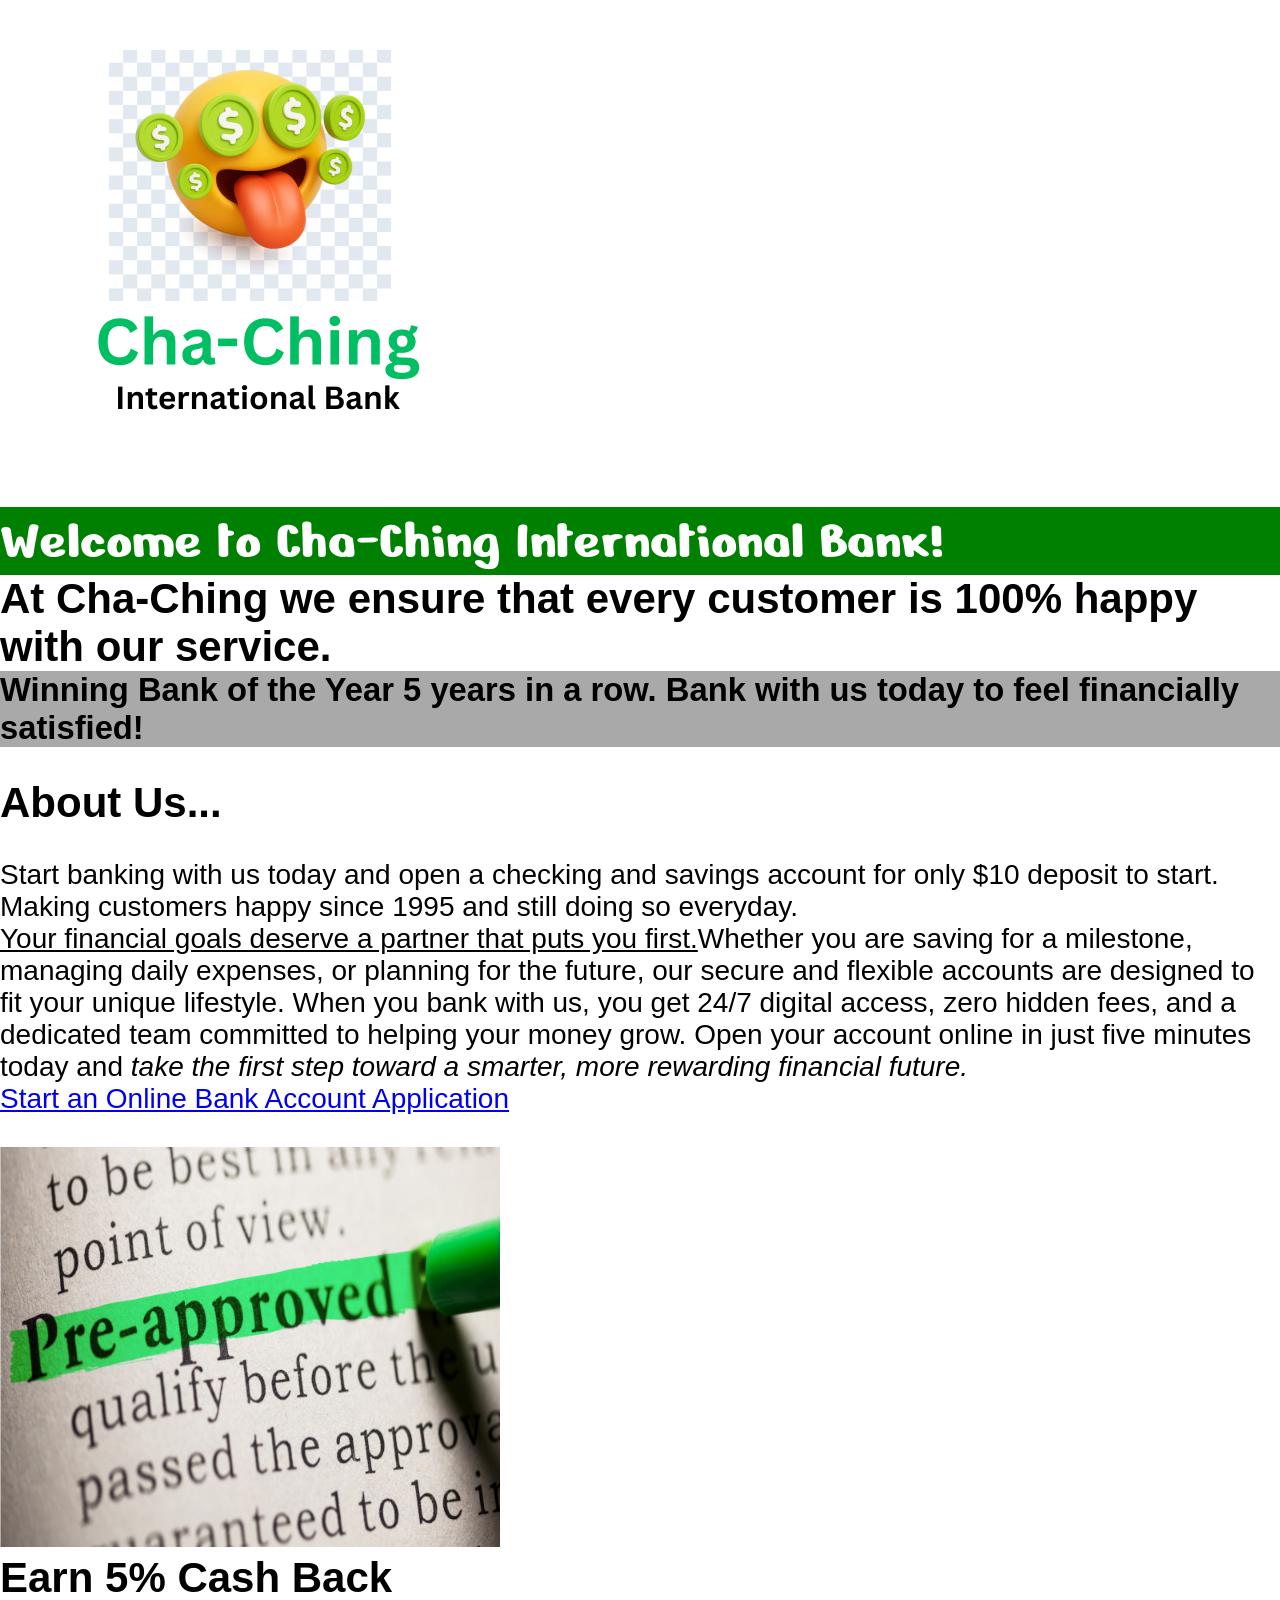
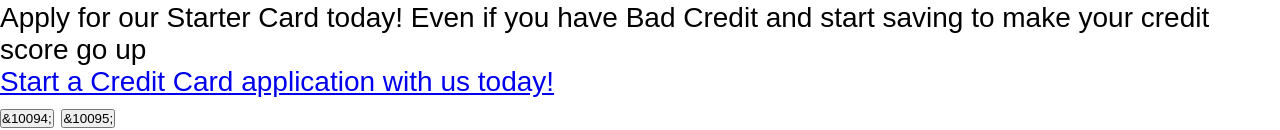
<file: index.html>
<!DOCTYPE html>
<html lang="en">
<head>
    <meta charset="UTF-8">
    <meta name="viewport" content="width=device-width, initial-scale=1.0">
    <title>JavaScript Independent Project</title>
    <link rel="preconnect" href="https://fonts.googleapis.com">
<link rel="preconnect" href="https://fonts.gstatic.com" crossorigin>
<link href="https://fonts.googleapis.com/css2?family=Fira+Code:wght@300..700&family=Nerko+One&family=Nunito:ital,wght@0,200..1000;1,200..1000&family=Roboto:ital,wght@0,100..900;1,100..900&display=swap" rel="stylesheet">
    <link rel="stylesheet" href="css/main.css">
    <script src="js/index.js" defer></script>
</head>
<body>
    <div id="playground" aria-label="Flying money animation"></div>

    <img src="img/Black and White Simple DA Initial Logo.png" alt="Cha-Ching Bank Logo" width="500" height="500">


    <h1>Welcome to Cha-Ching International Bank!</h1>

    <h2>At Cha-Ching we ensure that every customer is 100% happy with our service.</h2>

    <h3>Winning Bank of the Year 5 years in a row. Bank with us today to feel financially satisfied!</h3>

    <br>

    <h2>About Us...</h2>

    <br>

    <p>Start banking with us today and open a checking and savings account for only $10 deposit to start. Making customers happy since 1995 and still doing so everyday.
    <br><u> Your financial goals deserve a partner that puts you first.</u>Whether you are saving for a milestone, managing daily expenses, or planning for the future, our secure and flexible accounts are designed to fit your unique lifestyle. When you bank with us, you get 24/7 digital access, zero hidden fees, and a dedicated team committed to helping your money grow. Open your account online in just five minutes today and <em>take the first step toward a smarter, more rewarding financial future.</em></p>
    
    <a href="main.html">Start an Online Bank Account Application</a>

        <section class="hero-slider">
            <div class="slider-container">

                <br>

                <!-- Slide 1 -->
                <div class="slide active">
<img src="img/preapprovedcredit.jpg" alt="Pre Approved Credit Card Advertisement" width="500" height="400">
                    <div class="slide-content">
                        <h2>Earn 5% Cash Back</h2>
                        <p>Apply for our Starter Card today! Even if you have Bad Credit and start saving to make your credit score go up</p>
                        <a href="credit.html" class="cta-btn">Start a Credit Card application with us today!</a>
                            </div>
                        </div>


                <!-- Navigation Buttons -->
                        <button class="slider-btn prev- btn" aria-label="Previous Slide">&10094;</button>
                        <button class="slider-btn prev-btn" aria-label="Next Slide">&10095;</button>

        </section>

</body>
</html>
</file>
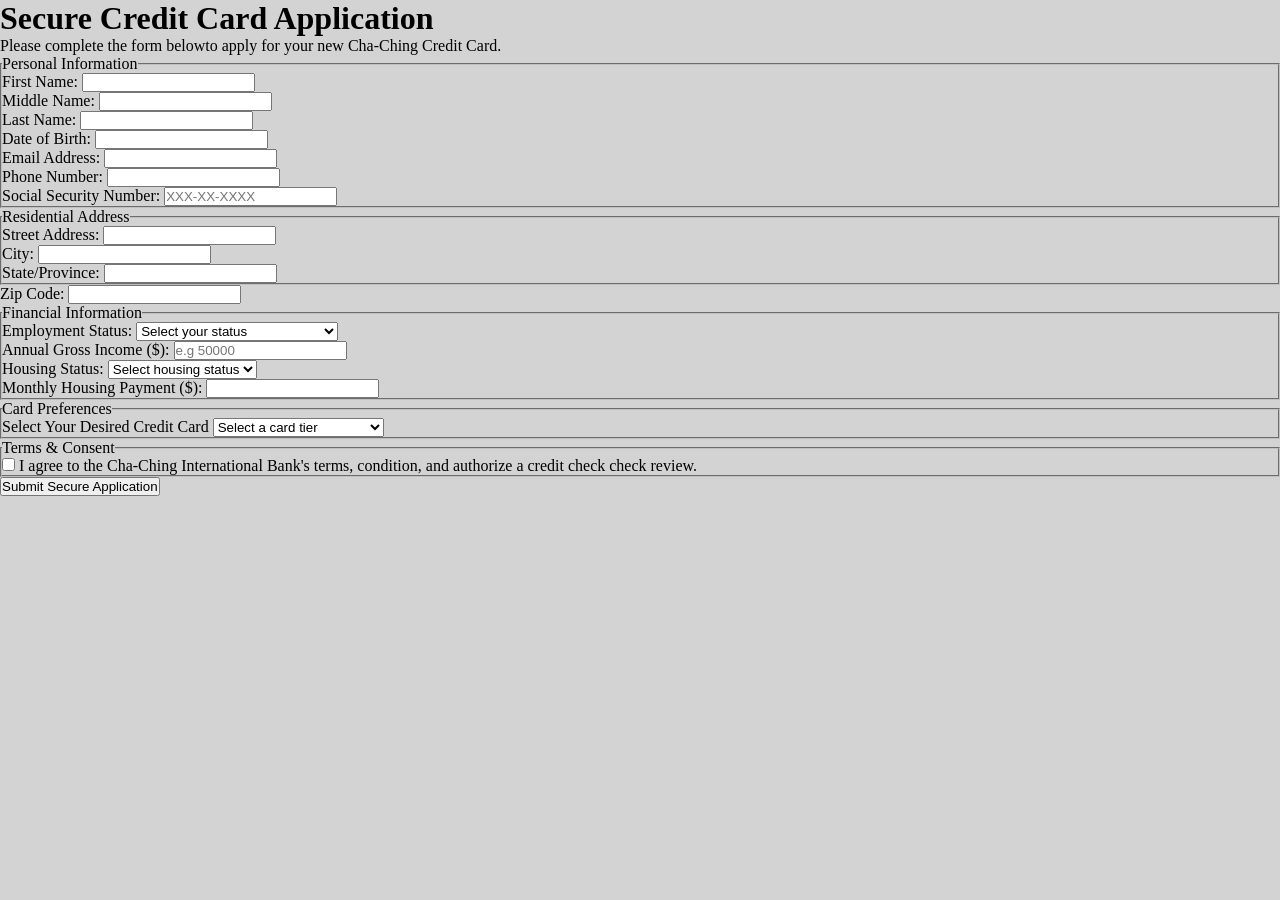
<file: credit.html>
<!DOCTYPE html>
<html lang="en">
<head>
    <meta charset="UTF-8">
    <meta name="viewport" content="width=device-width, initial-scale=1.0">
    <title>Cha-Ching Credit Card Application</title>
    <link rel="stylesheet" href="css/style.css">
    <style>
        body {
            background-color: #d3d3d3;
        }
    </style>
</head>
<body>
    
    <main> 
        <h1>Secure Credit Card Application</h1>
        <p>Please complete the form belowto apply for your new Cha-Ching Credit Card.</p>

        <!-- Secure form submission via POST -->
         <form id="credit-card-application" autocomplete="on">

            <!-- SECTION 1: Personal Information -->
             <fieldset>
                <legend>Personal Information</legend>
                       
                    <div>
                    <label for="first-name">First Name:</label>
                    <input type="text" id="first-name" name="firstName" required autocomplete="given-name">
                    </div>

                    <div>
                    <label for="middle-name">Middle Name:</label>
                    <input type="text" id="middle-name" name="middleName" required autocomplete="given-name">
                    </div>

                    <div>
                        <label for="last-name">Last Name:</label>
                        <input type="text" id="last-name" name="lastName" required autocomplete="family-name">
                    </div>

                    <div>
                        <label for="dob">Date of Birth:</label>
                        <input type="text" id="dob" name="dob" required>
                    </div>

                    <div>
                        <label for="email">Email Address:</label>
                        <input type="email" id="email" name="email" required autocomplete="email">
                    </div>

                    <div>
                        <label for="phone">Phone Number:</label>
                        <input type="tel" id="phone" name="phone" required autocomplete="tel">
                    </div>

                    <div>
                        <label for="ssn">Social Security Number:</label>
                        <input type="password" id="ssn" name="ssn" required placeholder="XXX-XX-XXXX" pattern="\d{3}-\d{2}-\d{4}">
                    </div>
                </fieldset>

                <!-- SECTION 2: Residential Address -->
                <fieldset>
                    <legend>Residential Address</legend>

                    <div>
                        <label for="address">Street Address:</label>
                        <input type="text" id="address" name="address" required autocomplete="street-address">
                    </div>

                    <div>
                        <label for="city">City:</label>
                        <input type="text" id="city" name="city" required autocomplete="address-level2">
                    </div>

                    <div>
                        <label for="state">State/Province:</label>
                        <input type="text" id="state" name="state" required autocomplete="address-level1">
                    </div>
                    </fieldset>

                    <div>
                        <label for="zip">Zip Code:</label>
                        <input type="text" id="zip" name="zip" required autocomplete="postal-code">
                    </div>

                    <!-- SECTION 3: Financial Information -->
                    <fieldset>
                        <legend>Financial Information</legend>


                        <div>
                            <label for="employment">Employment Status:</label>
                            <select id="employment" name="employmentStatus" required>
                                <option value="" disabled selected>Select your status</option>
                            <option value="employed">Employed Full-Time/Part-Time</option>
                            <option value="self-employed">Self-Employed</option>
                            <option value="unemployed">Unemployed</option>
                            <option value="retired">Retired</option>
                            <option value="student">Student</option>
                        </select>
                    </div>

                    <div>
                        <label for="income">Annual Gross Income ($):</label>
                        <input type="number" id="income" name="annualIncome" min="0" required placeholder="e.g 50000">
                    </div>
                    
                    <div>
                        <label for="housing">Housing Status:
                        </label>
                        <select id="housing" name="housingStatus" required>
                            <option value="" disabled selected>Select housing status</option>
                            <option value="own">Own</option>
                            <option value="rent">Rent</option>
                            <option value="other">Other</option>
                        </select>
                    </div>
                    
                    <div>
                        <label for="monthly-housing">Monthly Housing Payment ($):</label>
                        <input type="number" id="monthly-housing" name="monthlyHousingPayment" min="0" required>
        </div>                          
    </fieldset>    
    
    <!-- SECTION 4: Card Preferences -->
    <fieldset>
        <legend>Card Preferences</legend>

        <div>
            <label for="card-type">Select Your Desired Credit Card</label>
            <select id="card-type" name="cardType" required>
                <option value="" disabled selected>Select a card tier</option>
                <option value="rewards">Cashback Rewards Card</option>
                <option value="travel">Global Travel Elite Card</option>
                <option value="secured">Secured Starter Card</option>
            </select>
        </div>
 </fieldset>

    <!-- SECTION 5: Terms and Conditions -->
    <fieldset>
        <legend>Terms & Consent</legend>

        <div>
            <input type="checkbox" id="terms" name="termsConsent" value="agreed" required>
            <label for="terms">I agree to the Cha-Ching International Bank's terms, condition, and authorize a credit check check review.</label>

        </div>
 </fieldset>

    <!-- Form Submission Button -->
        <div class="form-submission">
            <button type="submit">Submit Secure Application</button>
             </div>
        </form>
        <p id="application-confirmation" role="status" hidden></p>
    </main>

    <script>
        const applicationForm = document.getElementById('credit-card-application');
        const confirmationMessage = document.getElementById('application-confirmation');

        applicationForm.addEventListener('submit', (event) => {
            event.preventDefault();

            const firstName = document.getElementById('first-name').value.trim();
            confirmationMessage.textContent = `Thank you, ${firstName}! Your credit card application has been submitted successfully. We will contact you with the next steps.`;
            confirmationMessage.hidden = false;
            alert('Your credit card application has been submitted successfully. Please check your email for further steps in the signup process.');
            applicationForm.reset();
        });
    </script>
</body>
</html>
</file>
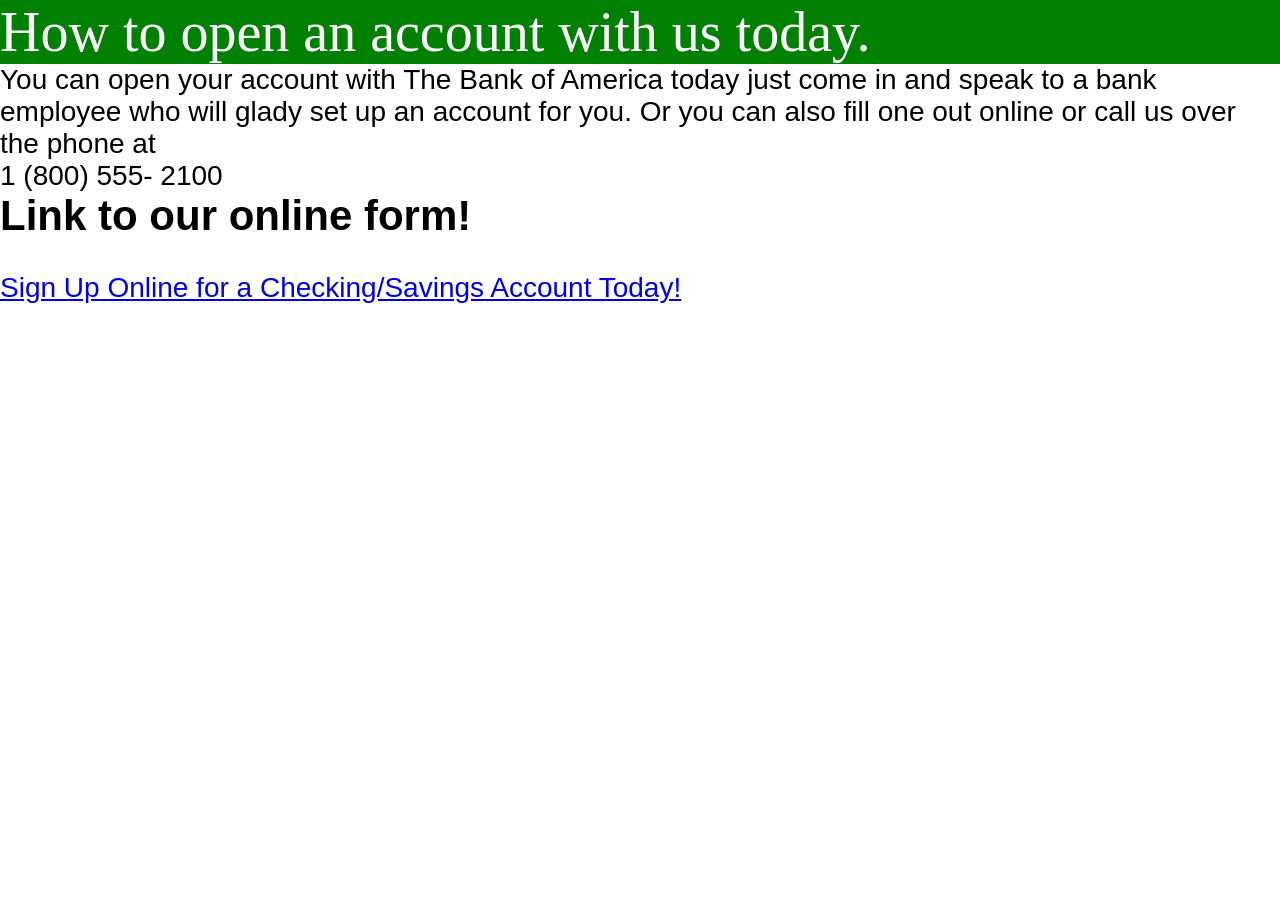
<file: main.html>
<!DOCTYPE html>
<html lang="en">
<head>
    <meta charset="UTF-8">
    <meta name="viewport" content="width=device-width, initial-scale=1.0">
    <title>Application to start an account</title>
    <link rel="stylesheet" href="css/main.css">
    <script src="js/main2.js" defer></script>
</head>
<body>
    <h1>How to open an account with us today.</h1>

    <p>You can open your account with The Bank of America today just come in and speak to a bank employee who will glady set up an account for you. Or you can also fill one out online or call us over the phone at 
    <br> 1 (800) 555- 2100</p>

    <div id="playground"></div>

        <h2>Link to our online form!</h2>

        <br>

    <a href="main2.html">Sign Up Online for a Checking/Savings Account Today!</a>

</body>
</html>
</file>
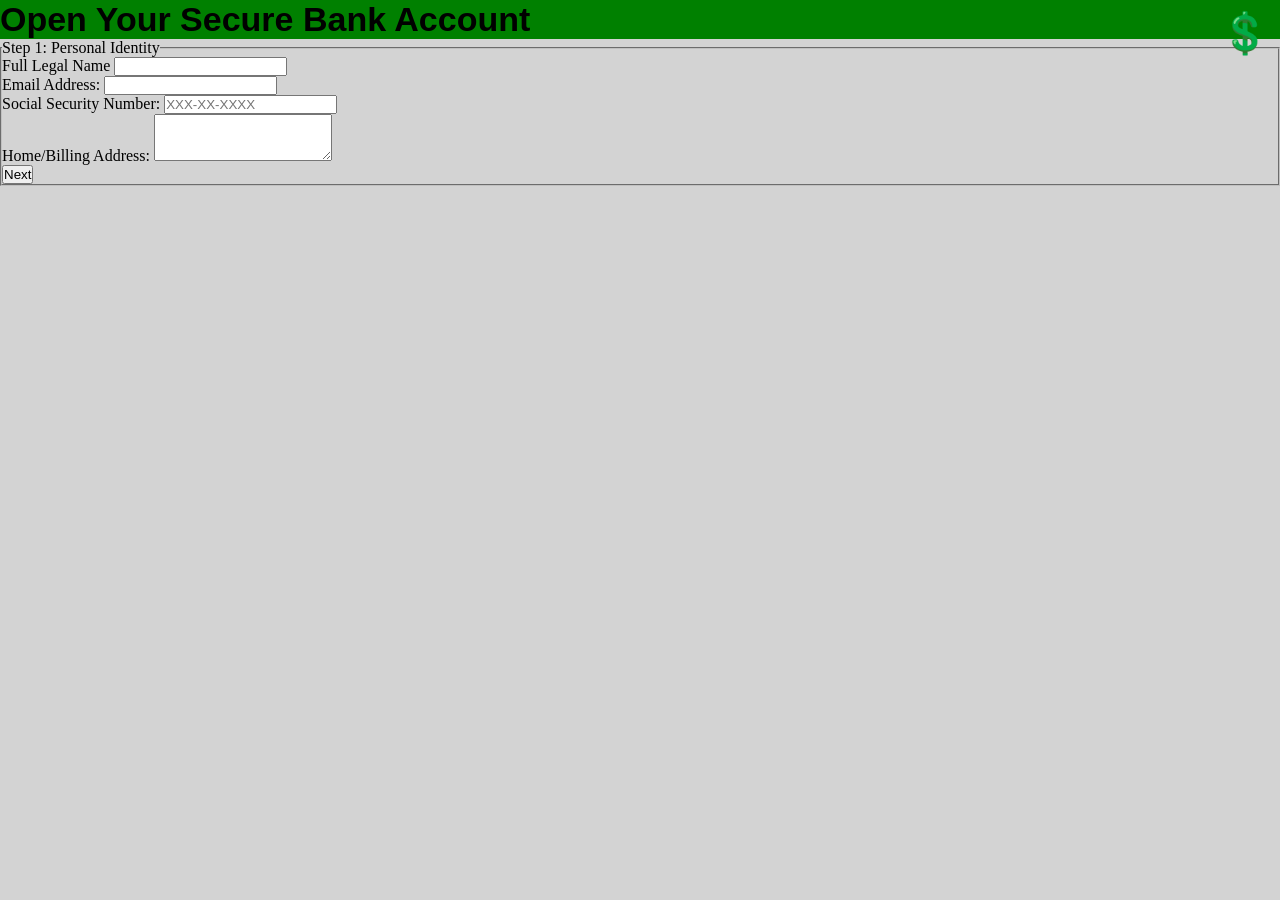
<file: main2.html>
<!DOCTYPE html>
<html lang="en">
<head>
    <meta charset="UTF-8">
    <meta name="viewport" content="width=device-width, initial-scale=1.0">
    <title>Secure Bank Signup</title>
    <style>
        /* Form Container Styling */
        .form-container {
            max-width: 400px;
            margin: 50px auto;
            font-family: Arial, Helvetica, sans-serif;
        }

        /* Hide the default square checkbox */
        .terms-container input[type="checkbox"] {
            position: absolute;
            opacity: 0;
            cursor: pointer;
            height: 0;
            width: 0;
        }

        /* Create a custom container for alignment */
        .terms-container {
            display: flex;
            align-items: center;
            position: relative;
            cursor: pointer;
            font-size: 14px;
            -webkit-user-select: none;
            user-select: none;
            margin-bottom: 20px;
        }

        /* The custom circular checkmark */
        .checkmark {
            position: relative;
            display: inline-block;
            height: 20px;
            width: 20px;
            background-color: #fff;
            border: 2px solid #ccc;
            border-radius: 50%; /* Makes it a circle */
            margin-right: 10px;
            transition: all 0.2s ease;
        }

        /* On mouse-over, add a grey background color */
        .terms-container input:checked ~ .checkmark {
            background-color: #004b87;
            border-color: #004b87;
        }

        /* Create the checkmark indicator (hidden when not checked) */
        .checkmark:after {
            content: "";
            position: absolute;
            display: none;
        }

        /* Show the checkmark when checked */
        .terms-container input:checked ~ .checkmark:after {
            display: block;
        }

        /* Style the checkmark indicator (White L-shape) */
        .terms-container .checkmark:after {
            left: 7px;
            top: 3px;
            width: 5px;
            height: 5px;
            border: solid white;
            border-width: 0 2px 2px 0;
            transform: rotate(45deg);
        }

        /* Submit Button Syling */
        .submit-btn {
            background-color: #004b87;
            color: white;
            padding: 10px 20px;
            border: none;
            border-radius: 4px;
            cursor: pointer;
            width: 100%;
            font-size: 16px;
        }
    </style>
    <link rel="stylesheet" href="css/style.css">
    <script src="js/main2.js" defer></script>
    <script src="js/main.js" defer></script>
</head>
<body>

    <h2>Open Your Secure Bank Account</h2>

    <form id="bankSignupForm">

    <fieldset class="form-step active" id="step1">
        <legend>Step 1: Personal Identity</legend>

        <label for="fullName">Full Legal Name</label>
        <input type="text" id="fullName" required>
        <span class="error" id="nameError"></span>

        <br>
        <label for="email">Email Address:</label>
        <input type="email" id="email" required>
        <span class="error" id="emailError"></span>

        <br>
        <label for="ssn">Social Security Number:</label>
        <input type="text" id="ssn" name="ssn" inputmode="numeric"
            autocomplete="off" placeholder="XXX-XX-XXXX"
            pattern="\d{3}-\d{2}-\d{4}" maxlength="11" required>
        <span class="error" id="ssnError"></span>

        <br>
        <label for="billingAddress">Home/Billing Address:</label>
        <textarea id="billingAddress" name="billingAddress"
            autocomplete="street-address" rows="3" required></textarea>
        <span class="error" id="addressError"></span>

        <br>
        <button type="button" onclick="nextStep(1, 2)">Next</button>
    </fieldset>

    <!-- Step 2: Security & Account Details -->
     <fieldset class="form-step" id="step2">
        <legend>Step 2: Account Security</legend>

        <label for="accountType">Account Type:</label>
        <select id="accountType" required>
        <option value="">Select an option</option>
        <option value="Checking">Open a Checking Account</option>
        <option value="Savings">Open a Savings Account</option>
        <option value="Checking and Savings">Open Both Checking and Savings Accounts</option>

    </select>
    <span class="error" id="accountTypeError"></span>
     

     <br>
     <label for="password">Create a Password</label>
     <!-- Using strict pattern for bank-grade security -->
    <input type="password" id="password" required
        pattern="(?=.*\d)(?=.*[a-z])(?=.*[A-Z]).{8,}"
     placeholder="Min 8 chars, 1 Uppercase, 1 Number">
<span class="error" id="passwordError"></span>

    <!-- Terms and Conditions Section -->
    <label class="terms-container">
        <input type="checkbox" id="termsCheckbox" required>
        <span class="checkmark"></span>
        I accept the <a href="terms.html" target="_blank">Terms and Conditions</a> and Privacy Policy.
    </label>

<br>
<button type="button" onclick="prevStep(2,1)">Back</button>
<button type="submit">Submit Application</button>
</fieldset>
</form>
<p id="bank-application-confirmation" role="status" hidden></p>
</body>
</html>
</file>
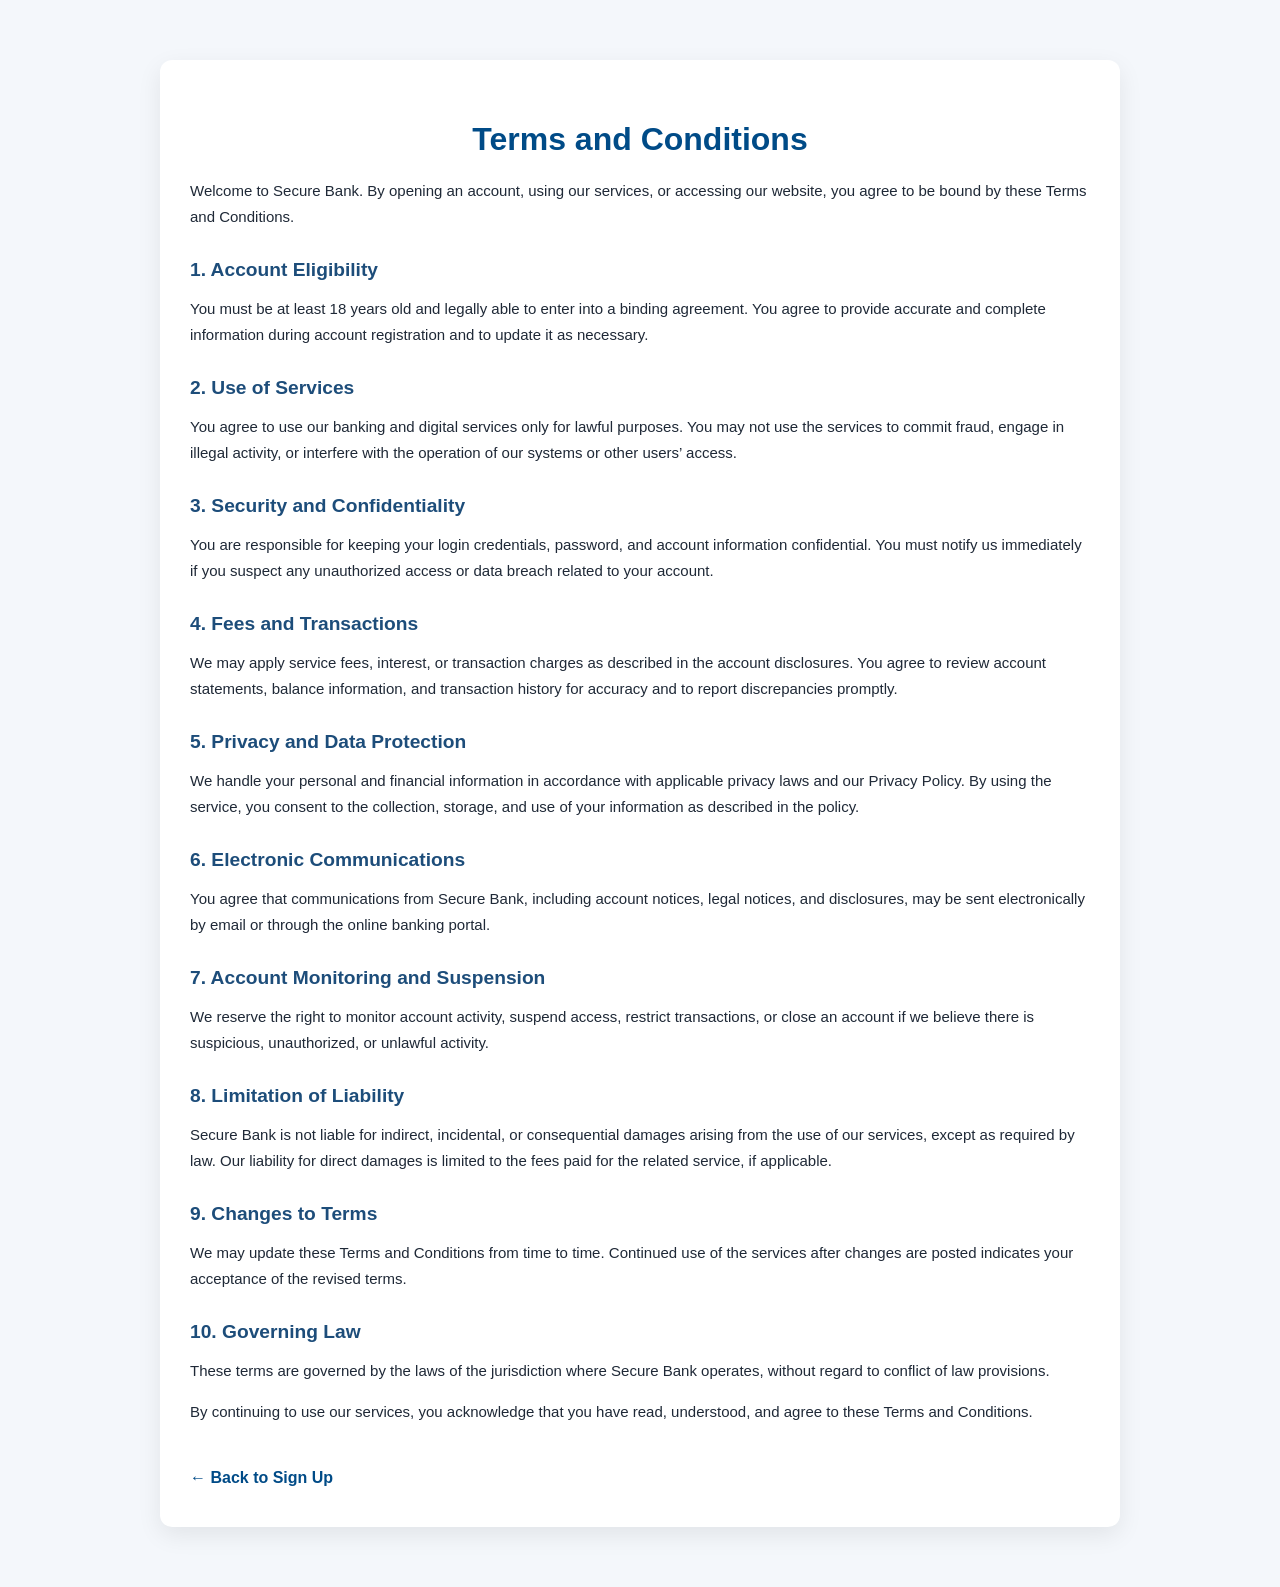
<file: terms.html>
<!DOCTYPE html>
<html lang="en">
<head>
    <meta charset="UTF-8">
    <meta name="viewport" content="width=device-width, initial-scale=1.0">
    <title>Terms and Conditions | Secure Bank</title>
    <style>
        body {
            font-family: Arial, Helvetica, sans-serif;
            margin: 0;
            background: #f4f7fb;
            color: #1f2937;
        }

        .container {
            max-width: 900px;
            margin: 60px auto;
            background: #ffffff;
            padding: 40px 30px;
            border-radius: 12px;
            box-shadow: 0 8px 24px rgba(0, 0, 0, 0.08);
        }

        h1 {
            color: #004b87;
            margin-bottom: 20px;
            text-align: center;
        }

        h2 {
            color: #1d4d7a;
            margin-top: 30px;
            margin-bottom: 10px;
            font-size: 1.2rem;
        }

        p, li {
            line-height: 1.7;
            font-size: 15px;
        }

        ul {
            padding-left: 22px;
        }

        .back-link {
            display: inline-block;
            margin-top: 30px;
            color: #004b87;
            text-decoration: none;
            font-weight: bold;
        }

        .back-link:hover {
            text-decoration: underline;
        }
    </style>
</head>
<body>
    <div class="container">
        <h1>Terms and Conditions</h1>

        <p>Welcome to Secure Bank. By opening an account, using our services, or accessing our website, you agree to be bound by these Terms and Conditions.</p>

        <h2>1. Account Eligibility</h2>
        <p>You must be at least 18 years old and legally able to enter into a binding agreement. You agree to provide accurate and complete information during account registration and to update it as necessary.</p>

        <h2>2. Use of Services</h2>
        <p>You agree to use our banking and digital services only for lawful purposes. You may not use the services to commit fraud, engage in illegal activity, or interfere with the operation of our systems or other users’ access.</p>

        <h2>3. Security and Confidentiality</h2>
        <p>You are responsible for keeping your login credentials, password, and account information confidential. You must notify us immediately if you suspect any unauthorized access or data breach related to your account.</p>

        <h2>4. Fees and Transactions</h2>
        <p>We may apply service fees, interest, or transaction charges as described in the account disclosures. You agree to review account statements, balance information, and transaction history for accuracy and to report discrepancies promptly.</p>

        <h2>5. Privacy and Data Protection</h2>
        <p>We handle your personal and financial information in accordance with applicable privacy laws and our Privacy Policy. By using the service, you consent to the collection, storage, and use of your information as described in the policy.</p>

        <h2>6. Electronic Communications</h2>
        <p>You agree that communications from Secure Bank, including account notices, legal notices, and disclosures, may be sent electronically by email or through the online banking portal.</p>

        <h2>7. Account Monitoring and Suspension</h2>
        <p>We reserve the right to monitor account activity, suspend access, restrict transactions, or close an account if we believe there is suspicious, unauthorized, or unlawful activity.</p>

        <h2>8. Limitation of Liability</h2>
        <p>Secure Bank is not liable for indirect, incidental, or consequential damages arising from the use of our services, except as required by law. Our liability for direct damages is limited to the fees paid for the related service, if applicable.</p>

        <h2>9. Changes to Terms</h2>
        <p>We may update these Terms and Conditions from time to time. Continued use of the services after changes are posted indicates your acceptance of the revised terms.</p>

        <h2>10. Governing Law</h2>
        <p>These terms are governed by the laws of the jurisdiction where Secure Bank operates, without regard to conflict of law provisions.</p>

        <p>By continuing to use our services, you acknowledge that you have read, understood, and agree to these Terms and Conditions.</p>

        <a class="back-link" href="main2.html">← Back to Sign Up</a>
    </div>
</body>
</html>
</file>
<file: css/main.css>
* {
    margin: 0;
    padding: 0;
    box-sizing: border-box;
}

html, body {
    min-height: 100%;
}

body {
    position: relative;
    font-family: 'Franklin Gothic Medium', 'Arial Narrow', Arial, sans-serif;
    font-size: 28px;
    overflow-x: hidden;
}

#playground {
    position: fixed;
    inset: 0;
    display: flex;
    pointer-events: none;
    overflow: hidden;
    z-index: 0;
}

.money-bill {
    position: absolute;
    top: 110%;
    left: 0;
    font-size: 2.5rem;
    opacity: 0;
    animation: money-fly linear infinite;
    filter: drop-shadow(0 8px 12px rgba(0, 0, 0, 0.18));
}

@keyframes money-fly {
    0% {
        transform: translate3d(0, 0, 0) rotate(0deg) scale(0.8);
        opacity: 0;
    }
    10% {
        opacity: 1;
    }
    50% {
        transform: translate3d(40vw, -38vh, 0) rotate(18deg) scale(1.1);
        opacity: 1;
    }
    100% {
        transform: translate3d(80vw, -75vh, 0) rotate(-22deg) scale(0.9);
        opacity: 0;
    }
}

img {
    position: relative;
    z-index: 1;
}

h1, h2, h3, p, a {
    position: relative;
    z-index: 1;
}

h1 {
    font-family: "Nerko One", cursive;
    font-weight: 400;
    font-style: normal;
    background-color: green;
    color: white;
}

h2 {
    font-family: Arial, Helvetica, sans-serif;
    background-color: white;
}

h3 {
    font-family: 'Lucida Sans', 'Lucida Sans Regular', 'Lucida Grande', 'Lucida Sans Unicode', Geneva, Verdana, sans-serif;
    background-color: darkgray;
}
</file>
<file: css/style.css>
* {
    margin: 0;
    padding: 0;
    box-sizing: border-box;
}

h2 {
    background-color: green;
    font-family: Arial, Helvetica, sans-serif;
    font-size: 34px;
}

body {
    background-color: #d3d3d3;
}

.form-step:not(.active) {
    display: none;
}
</file>
